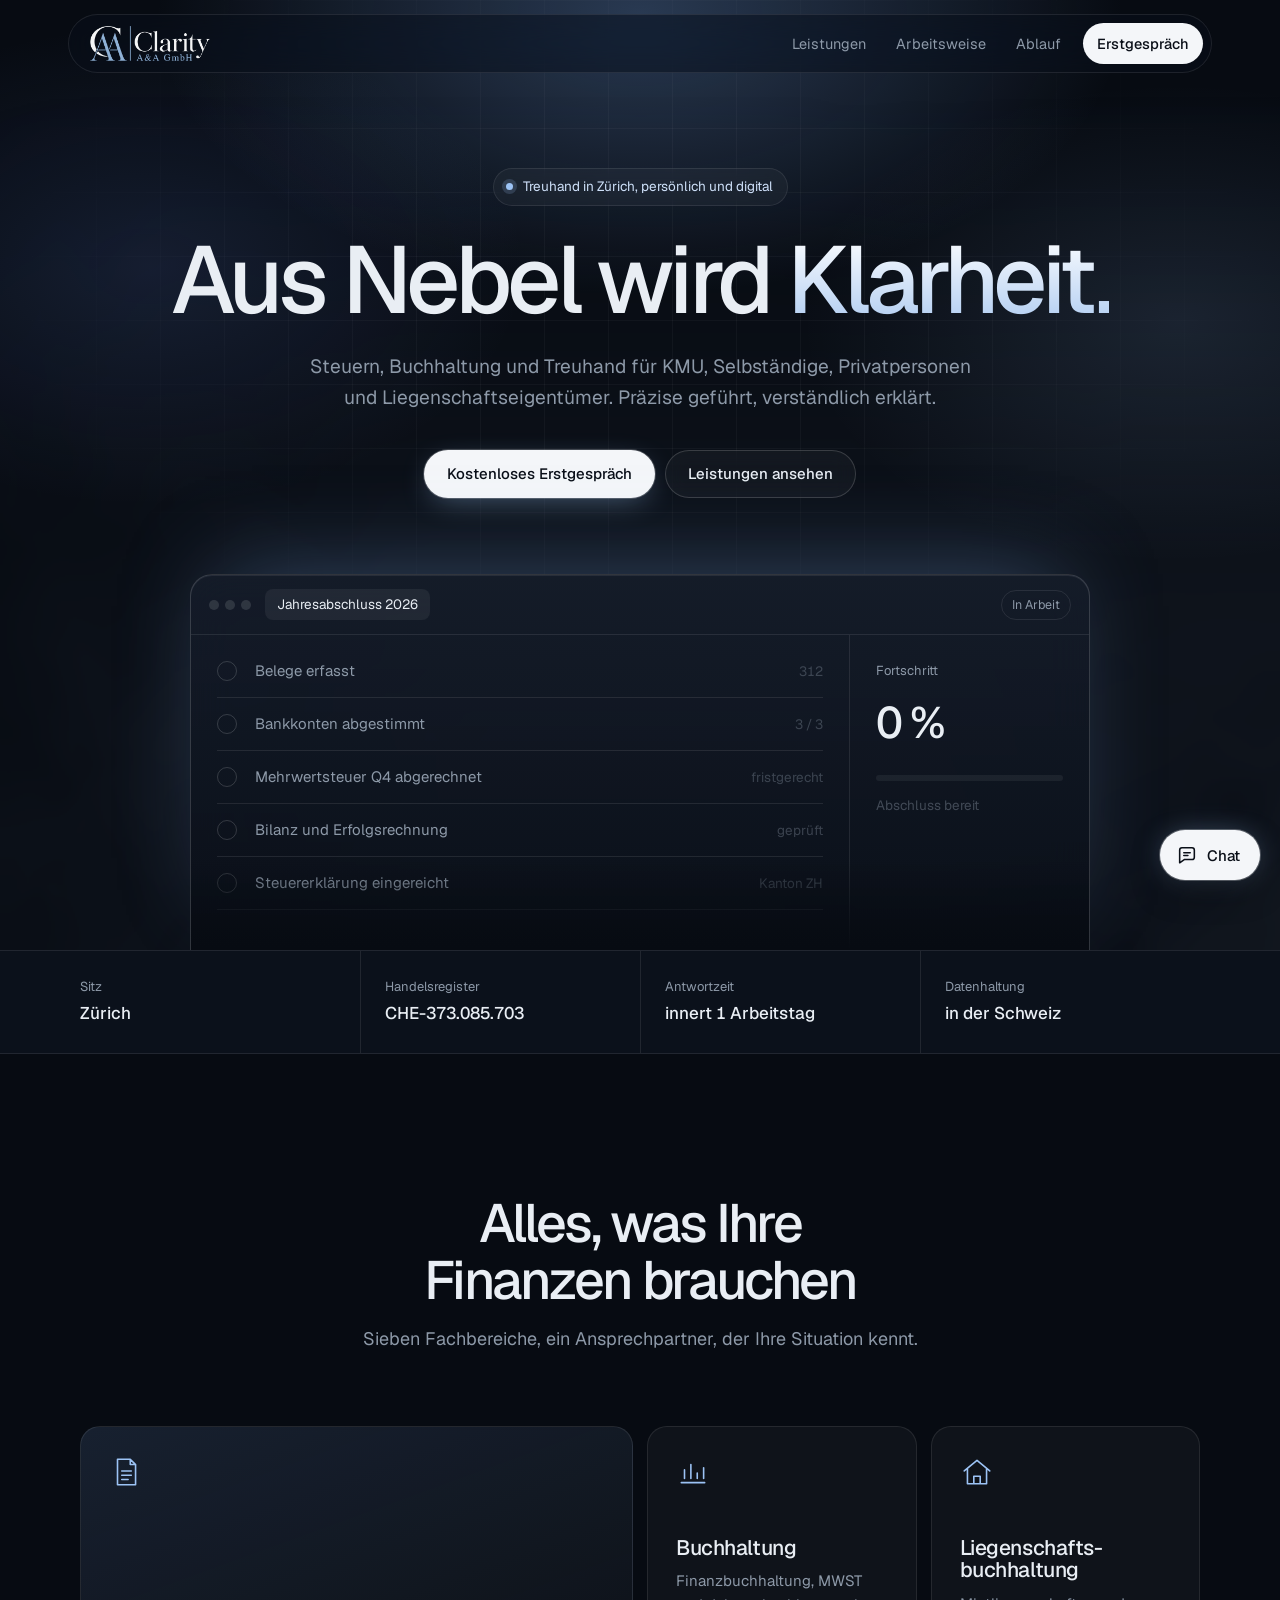
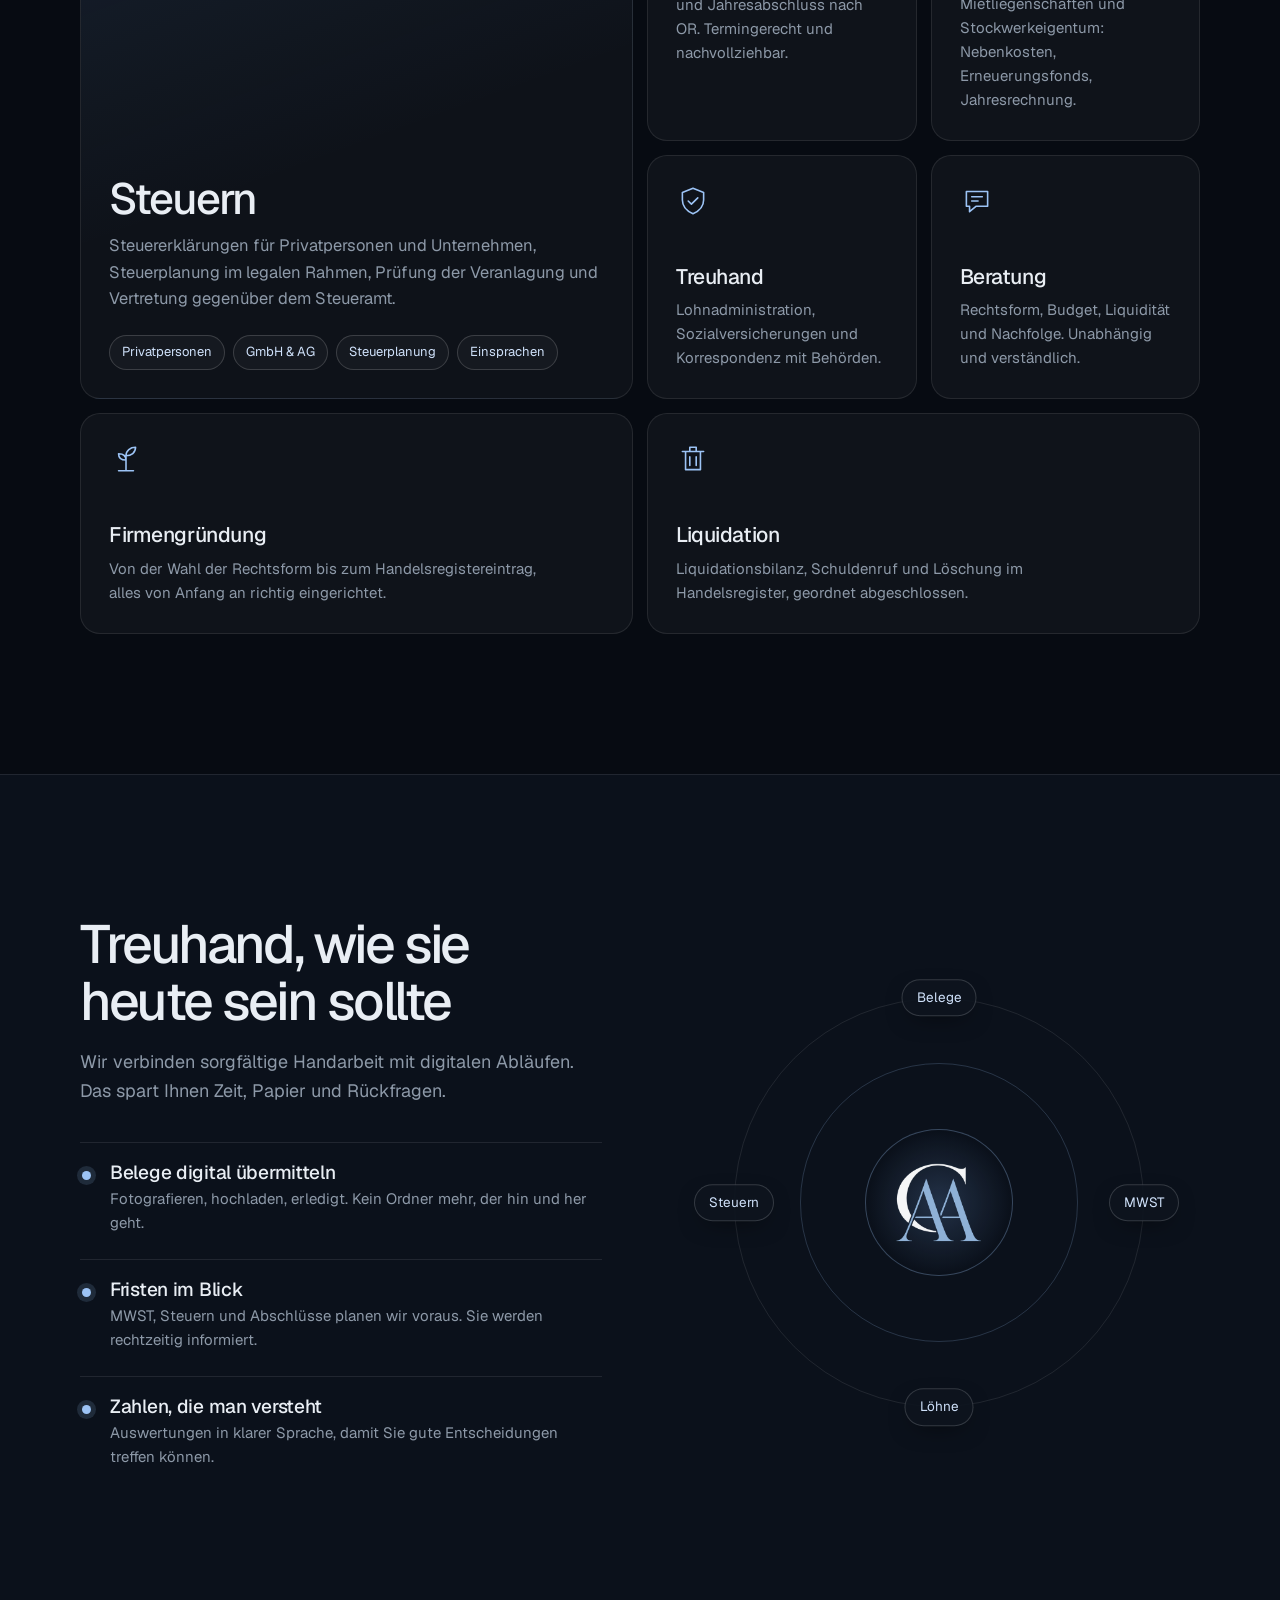
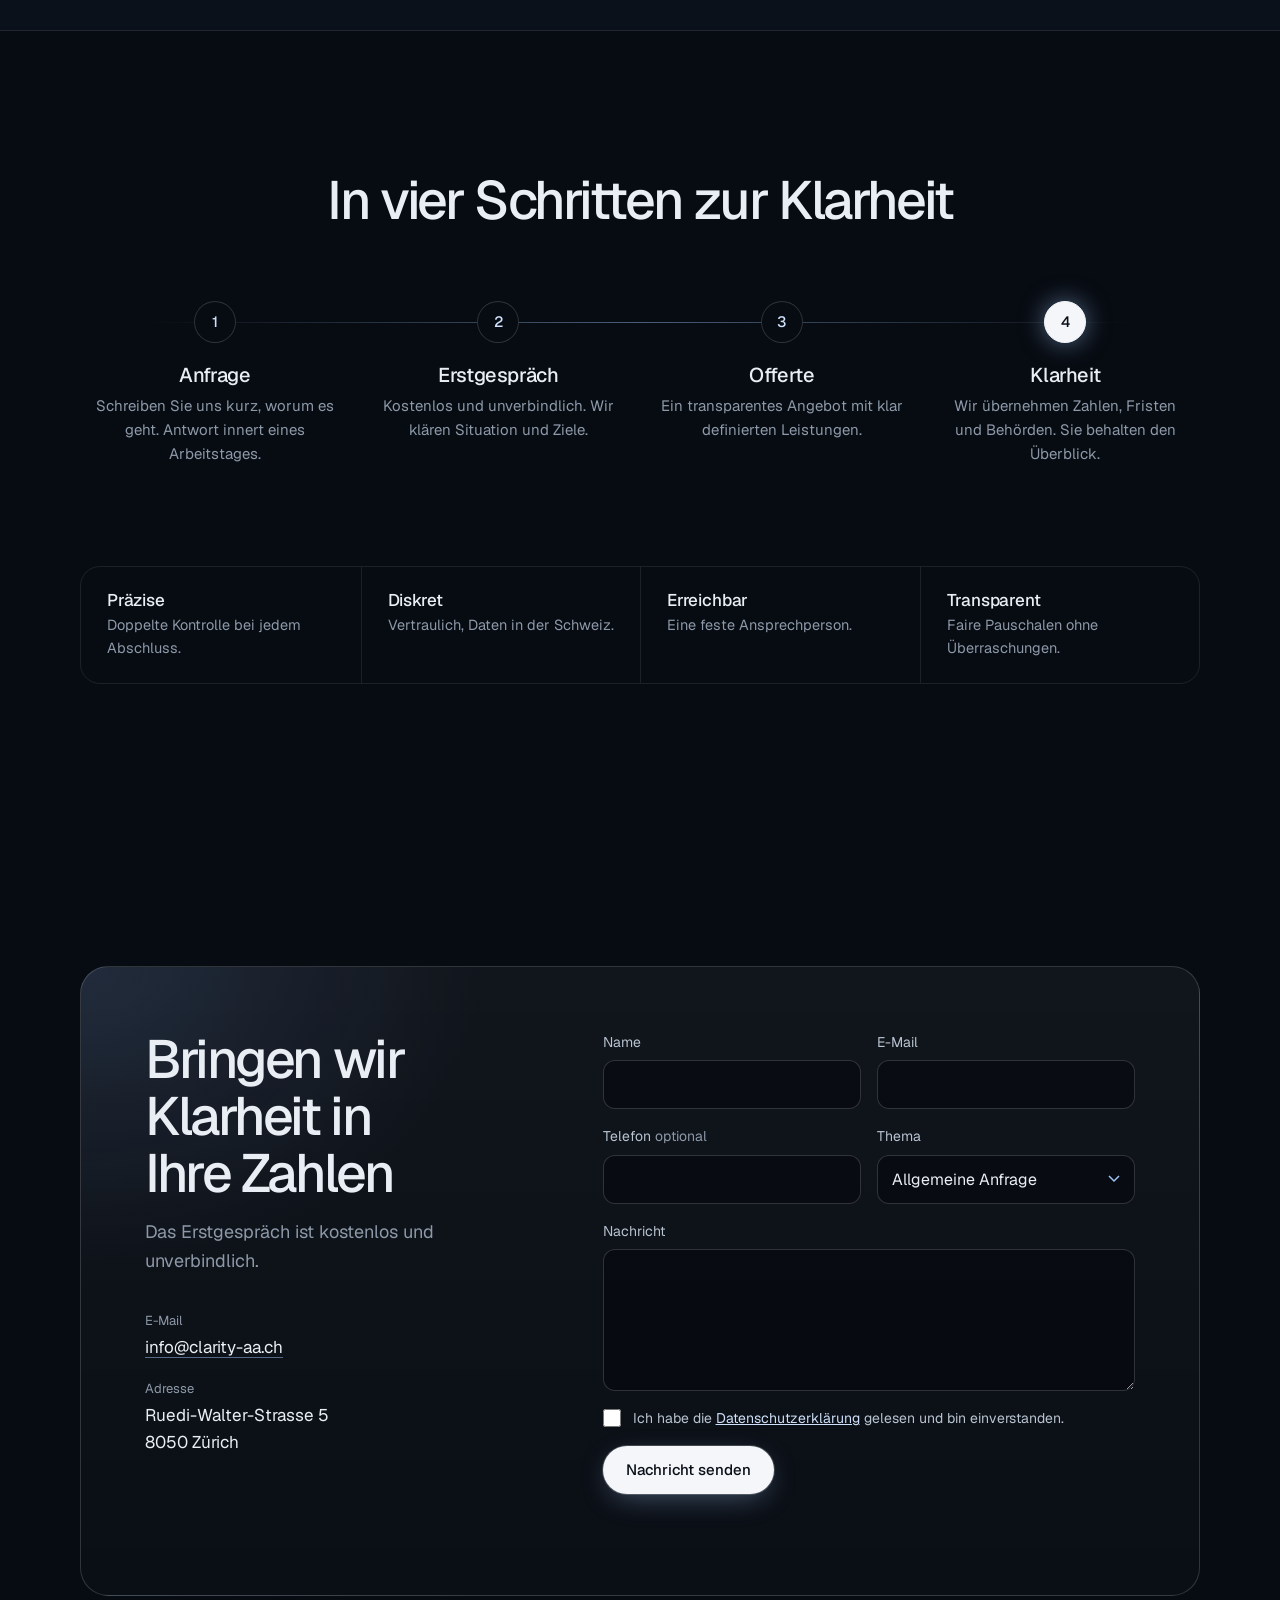
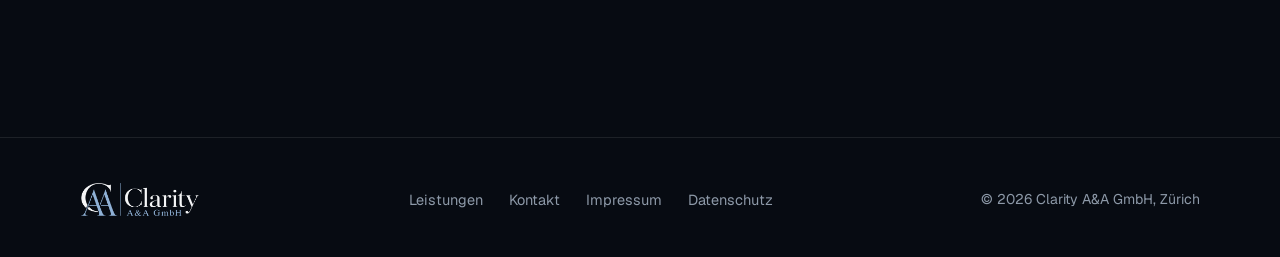
<file: index.html>
<!doctype html>
<html lang="de-CH">
<head>
  <meta charset="utf-8">
  <meta name="viewport" content="width=device-width, initial-scale=1">
  <title>Clarity A&amp;A GmbH – Treuhand, Steuern &amp; Buchhaltung in Zürich</title>
  <meta name="description" content="Clarity A&amp;A GmbH in Zürich: Treuhand, Steuererklärungen, Buchhaltung, Liegenschaftsbuchhaltung, Beratung, Firmengründung und Liquidation. Persönlich betreut, digital organisiert.">
  <meta name="theme-color" content="#070b12">
  <meta property="og:title" content="Clarity A&amp;A GmbH – Treuhand in Zürich">
  <meta property="og:description" content="Aus Nebel wird Klarheit: Treuhand, Steuern und Buchhaltung in Zürich.">
  <meta property="og:type" content="website">
  <meta property="og:image" content="assets/logo-light.png">
  <link rel="icon" type="image/png" href="assets/favicon.png">
  <link rel="apple-touch-icon" href="assets/apple-touch-icon.png">
  <link rel="preload" href="assets/fonts/geist.woff2" as="font" type="font/woff2" crossorigin>
  <script>
    /* Beim Betreten immer ganz oben: bis zur ersten eigenen Eingabe wird jede Verschiebung zurückgesetzt */
    (function(){if('scrollRestoration' in history)history.scrollRestoration='manual';if(location.hash)return;
      var d=document.documentElement,user=false,until=Date.now()+9000;
      function top(){if(user||Date.now()>until)return;if(window.scrollY||window.scrollX){var b=d.style.scrollBehavior;d.style.scrollBehavior='auto';window.scrollTo(0,0);d.style.scrollBehavior=b;}}
      ['wheel','touchstart','keydown','pointerdown','mousedown'].forEach(function(e){addEventListener(e,function(){user=true;},{passive:true,capture:true});});
      addEventListener('scroll',top,{passive:true});addEventListener('DOMContentLoaded',top);addEventListener('load',top);addEventListener('pageshow',top);top();var iv=setInterval(function(){if(user||Date.now()>until)clearInterval(iv);else top();},120);})();
    (function(){var d=document.documentElement;d.classList.add('js');
      try{if(sessionStorage.getItem('clarity-fog')||matchMedia('(prefers-reduced-motion: reduce)').matches)d.classList.add('fog-skip');}catch(e){}})();
  </script>
  <link rel="stylesheet" href="styles.css?v=18">
</head>
<body class="fog-intro">

<!-- Nebel-Intro -->
<div class="fog-blur" aria-hidden="true"></div>
<canvas class="fog-intro-canvas" aria-hidden="true"></canvas>

<header class="site-header">
  <div class="header-bar">
    <a href="#top" class="brand" aria-label="Clarity A&amp;A GmbH – zur Startseite">
      <img src="assets/logo-light.png" alt="Clarity A&amp;A GmbH" width="900" height="269">
    </a>
    <nav id="nav" class="nav">
      <a href="#leistungen">Leistungen</a>
      <a href="#digital">Arbeitsweise</a>
      <a href="#ablauf">Ablauf</a>
      <a href="#kontakt" class="nav-cta">Erstgespräch</a>
    </nav>
    <button class="nav-toggle" aria-expanded="false" aria-controls="nav" aria-label="Menü öffnen"><span></span><span></span></button>
  </div>
</header>

<main id="top">

  <!-- HERO -->
  <section class="hero">
    <div class="hero-glow" aria-hidden="true"></div>
    <div class="hero-grid-lines" aria-hidden="true"></div>
    <canvas class="fog-hero-canvas" aria-hidden="true"></canvas>

    <div class="wrap hero-inner">
      <p class="pill"><span class="pill-dot"></span>Treuhand in Zürich, persönlich und digital</p>
      <h1>Aus Nebel wird <span class="grad">Klarheit.</span></h1>
      <p class="lead">Steuern, Buchhaltung und Treuhand für KMU, Selbständige, Privatpersonen und Liegenschaftseigentümer. Präzise geführt, verständlich erklärt.</p>
      <div class="hero-actions">
        <a href="#kontakt" class="btn btn-light">Kostenloses Erstgespräch</a>
        <a href="#leistungen" class="btn btn-glass">Leistungen ansehen</a>
      </div>

      <!-- Abschluss-Karte als moderne Oberfläche -->
      <div class="ledger" aria-label="Beispiel: Ablauf eines Jahresabschlusses">
        <div class="ledger-bar">
          <span class="dots" aria-hidden="true"><i></i><i></i><i></i></span>
          <span class="ledger-tab">Jahresabschluss 2026</span>
          <span class="ledger-badge">In Arbeit</span>
        </div>
        <div class="ledger-body">
          <ul class="ledger-list">
            <li><span class="tick"></span><span class="li-text">Belege erfasst</span><span class="li-val">312</span></li>
            <li><span class="tick"></span><span class="li-text">Bankkonten abgestimmt</span><span class="li-val">3 / 3</span></li>
            <li><span class="tick"></span><span class="li-text">Mehrwertsteuer Q4 abgerechnet</span><span class="li-val">fristgerecht</span></li>
            <li><span class="tick"></span><span class="li-text">Bilanz und Erfolgsrechnung</span><span class="li-val">geprüft</span></li>
            <li><span class="tick"></span><span class="li-text">Steuererklärung eingereicht</span><span class="li-val">Kanton ZH</span></li>
          </ul>
          <div class="ledger-side">
            <p class="side-label">Fortschritt</p>
            <p class="side-value"><span class="pct">0</span>&nbsp;%</p>
            <div class="bar"><span></span></div>
            <p class="ledger-done">Abschluss bereit</p>
          </div>
        </div>
      </div>
    </div>
  </section>

  <!-- VERTRAUEN -->
  <section class="trust">
    <dl class="wrap trust-row">
      <div><dt>Sitz</dt><dd>Zürich</dd></div>
      <div><dt>Handelsregister</dt><dd>CHE-373.085.703</dd></div>
      <div><dt>Antwortzeit</dt><dd>innert 1 Arbeitstag</dd></div>
      <div><dt>Datenhaltung</dt><dd>in der Schweiz</dd></div>
    </dl>
  </section>

  <!-- LEISTUNGEN -->
  <section class="section" id="leistungen">
    <div class="wrap">
      <div class="section-head">
        <h2>Alles, was Ihre Finanzen brauchen</h2>
        <p>Sieben Fachbereiche, ein Ansprechpartner, der Ihre Situation kennt.</p>
      </div>

      <div class="bento">
        <article class="card card-xl">
          <svg class="icon" viewBox="0 0 32 32" aria-hidden="true"><path d="M8 4h12l5 5v19H8z M20 4v5h5 M12 15h9 M12 19h9 M12 23h6"/></svg>
          <h3>Steuern</h3>
          <p>Steuererklärungen für Privatpersonen und Unternehmen, Steuerplanung im legalen Rahmen, Prüfung der Veranlagung und Vertretung gegenüber dem Steueramt.</p>
          <ul class="chips"><li>Privatpersonen</li><li>GmbH &amp; AG</li><li>Steuerplanung</li><li>Einsprachen</li></ul>
        </article>
        <article class="card">
          <svg class="icon" viewBox="0 0 32 32" aria-hidden="true"><path d="M5 26h22 M8 22v-8 M14 22V9 M20 22v-5 M26 22V12"/></svg>
          <h3>Buchhaltung</h3>
          <p>Finanzbuchhaltung, MWST und Jahresabschluss nach OR. Termingerecht und nachvollziehbar.</p>
        </article>
        <article class="card">
          <svg class="icon" viewBox="0 0 32 32" aria-hidden="true"><path d="M4 15L16 5l12 10 M7 13v14h18V13 M13 27v-7h6v7"/></svg>
          <h3>Liegenschafts&shy;buchhaltung</h3>
          <p>Mietliegenschaften und Stockwerkeigentum: Nebenkosten, Erneuerungsfonds, Jahresrechnung.</p>
        </article>
        <article class="card">
          <svg class="icon" viewBox="0 0 32 32" aria-hidden="true"><path d="M16 4l10 4v7c0 6-4.5 10.5-10 13C10.5 25.5 6 21 6 15V8z M11.5 16l3 3 6-6"/></svg>
          <h3>Treuhand</h3>
          <p>Lohnadministration, Sozialversicherungen und Korrespondenz mit Behörden.</p>
        </article>
        <article class="card">
          <svg class="icon" viewBox="0 0 32 32" aria-hidden="true"><path d="M6 7h20v14H15l-6 5v-5H6z M11 12h10 M11 16h6"/></svg>
          <h3>Beratung</h3>
          <p>Rechtsform, Budget, Liquidität und Nachfolge. Unabhängig und verständlich.</p>
        </article>
        <article class="card card-wide">
          <svg class="icon" viewBox="0 0 32 32" aria-hidden="true"><path d="M16 27V13 M16 13c0-5 4-8 9-8 0 5-4 8-9 8z M16 17c0-4-3-6-7-6 0 4 3 6 7 6z M9 27h14"/></svg>
          <h3>Firmengründung</h3>
          <p>Von der Wahl der Rechtsform bis zum Handelsregistereintrag, alles von Anfang an richtig eingerichtet.</p>
        </article>
        <article class="card card-wide">
          <svg class="icon" viewBox="0 0 32 32" aria-hidden="true"><path d="M6 9h20 M9 9v17h14V9 M13 9V5h6v4 M13 14v8 M19 14v8"/></svg>
          <h3>Liquidation</h3>
          <p>Liquidationsbilanz, Schuldenruf und Löschung im Handelsregister, geordnet abgeschlossen.</p>
        </article>
      </div>
    </div>
  </section>

  <!-- DIGITAL -->
  <section class="section section-alt" id="digital">
    <div class="wrap digital">
      <div class="digital-text">
        <h2>Treuhand, wie sie heute sein sollte</h2>
        <p>Wir verbinden sorgfältige Handarbeit mit digitalen Abläufen. Das spart Ihnen Zeit, Papier und Rückfragen.</p>
        <ul class="features">
          <li>
            <h3>Belege digital übermitteln</h3>
            <p>Fotografieren, hochladen, erledigt. Kein Ordner mehr, der hin und her geht.</p>
          </li>
          <li>
            <h3>Fristen im Blick</h3>
            <p>MWST, Steuern und Abschlüsse planen wir voraus. Sie werden rechtzeitig informiert.</p>
          </li>
          <li>
            <h3>Zahlen, die man versteht</h3>
            <p>Auswertungen in klarer Sprache, damit Sie gute Entscheidungen treffen können.</p>
          </li>
        </ul>
      </div>
      <div class="digital-visual" aria-hidden="true">
        <div class="orbit">
          <div class="orbit-ring r1"></div>
          <div class="orbit-ring r2"></div>
          <div class="orbit-ring r3"></div>
          <img src="assets/favicon-mark.png" alt="" class="orbit-core">
          <span class="orbit-tag t1">Belege</span>
          <span class="orbit-tag t2">MWST</span>
          <span class="orbit-tag t3">Löhne</span>
          <span class="orbit-tag t4">Steuern</span>
        </div>
      </div>
    </div>
  </section>

  <!-- ABLAUF -->
  <section class="section" id="ablauf">
    <div class="wrap">
      <div class="section-head">
        <h2>In vier Schritten zur Klarheit</h2>
      </div>
      <ol class="steps">
        <li><span class="step-no">1</span><h3>Anfrage</h3><p>Schreiben Sie uns kurz, worum es geht. Antwort innert eines Arbeitstages.</p></li>
        <li><span class="step-no">2</span><h3>Erstgespräch</h3><p>Kostenlos und unverbindlich. Wir klären Situation und Ziele.</p></li>
        <li><span class="step-no">3</span><h3>Offerte</h3><p>Ein transparentes Angebot mit klar definierten Leistungen.</p></li>
        <li><span class="step-no">4</span><h3>Klarheit</h3><p>Wir übernehmen Zahlen, Fristen und Behörden. Sie behalten den Überblick.</p></li>
      </ol>

      <div class="principles">
        <div><h3>Präzise</h3><p>Doppelte Kontrolle bei jedem Abschluss.</p></div>
        <div><h3>Diskret</h3><p>Vertraulich, Daten in der Schweiz.</p></div>
        <div><h3>Erreichbar</h3><p>Eine feste Ansprechperson.</p></div>
        <div><h3>Transparent</h3><p>Faire Pauschalen ohne Überraschungen.</p></div>
      </div>
    </div>
  </section>

  <!-- KONTAKT -->
  <section class="section contact" id="kontakt">
    <div class="wrap">
      <div class="contact-card">
        <div class="contact-info">
          <h2>Bringen wir Klarheit in Ihre Zahlen</h2>
          <p>Das Erstgespräch ist kostenlos und unverbindlich.</p>
          <dl class="contact-list">
            <div><dt>E-Mail</dt><dd><a href="mailto:info@clarity-aa.ch">info@clarity-aa.ch</a></dd></div>
            <div><dt>Adresse</dt><dd>Ruedi-Walter-Strasse 5<br>8050 Zürich</dd></div>
          </dl>
        </div>

        <form class="contact-form" action="kontakt.php" method="post">
          <div class="field-row">
            <label><span>Name</span><input type="text" name="name" required autocomplete="name"></label>
            <label><span>E-Mail</span><input type="email" name="email" required autocomplete="email"></label>
          </div>
          <div class="field-row">
            <label><span>Telefon <em>optional</em></span><input type="tel" name="telefon" autocomplete="tel"></label>
            <label><span>Thema</span>
              <select name="thema">
                <option>Allgemeine Anfrage</option>
                <option>Steuern</option>
                <option>Buchhaltung</option>
                <option>Liegenschaftsbuchhaltung</option>
                <option>Treuhand</option>
                <option>Beratung</option>
                <option>Firmengründung</option>
                <option>Liquidation</option>
              </select>
            </label>
          </div>
          <label><span>Nachricht</span><textarea name="nachricht" rows="5" required></textarea></label>
          <label class="hp" aria-hidden="true">Website<input type="text" name="website" tabindex="-1" autocomplete="off"></label>
          <label class="consent"><input type="checkbox" name="datenschutz" required> <span>Ich habe die <a href="datenschutz.html">Datenschutzerklärung</a> gelesen und bin einverstanden.</span></label>
          <button type="submit" class="btn btn-light">Nachricht senden</button>
          <p class="form-status" role="status" aria-live="polite"></p>
        </form>
      </div>
    </div>
  </section>

</main>

<footer class="site-footer">
  <div class="wrap footer-inner">
    <img src="assets/logo-light.png" alt="Clarity A&amp;A GmbH" class="footer-logo" width="900" height="269" loading="lazy">
    <nav class="footer-nav">
      <a href="#leistungen">Leistungen</a>
      <a href="#kontakt">Kontakt</a>
      <a href="impressum.html">Impressum</a>
      <a href="datenschutz.html">Datenschutz</a>
    </nav>
    <p class="copyright">© <span id="year">2026</span> Clarity A&amp;A GmbH, Zürich</p>
  </div>
</footer>

<script src="fog.js?v=18" defer></script>
<script src="chat.js?v=18" defer></script>
<script src="script.js?v=18" defer></script>
</body>
</html>
</file>
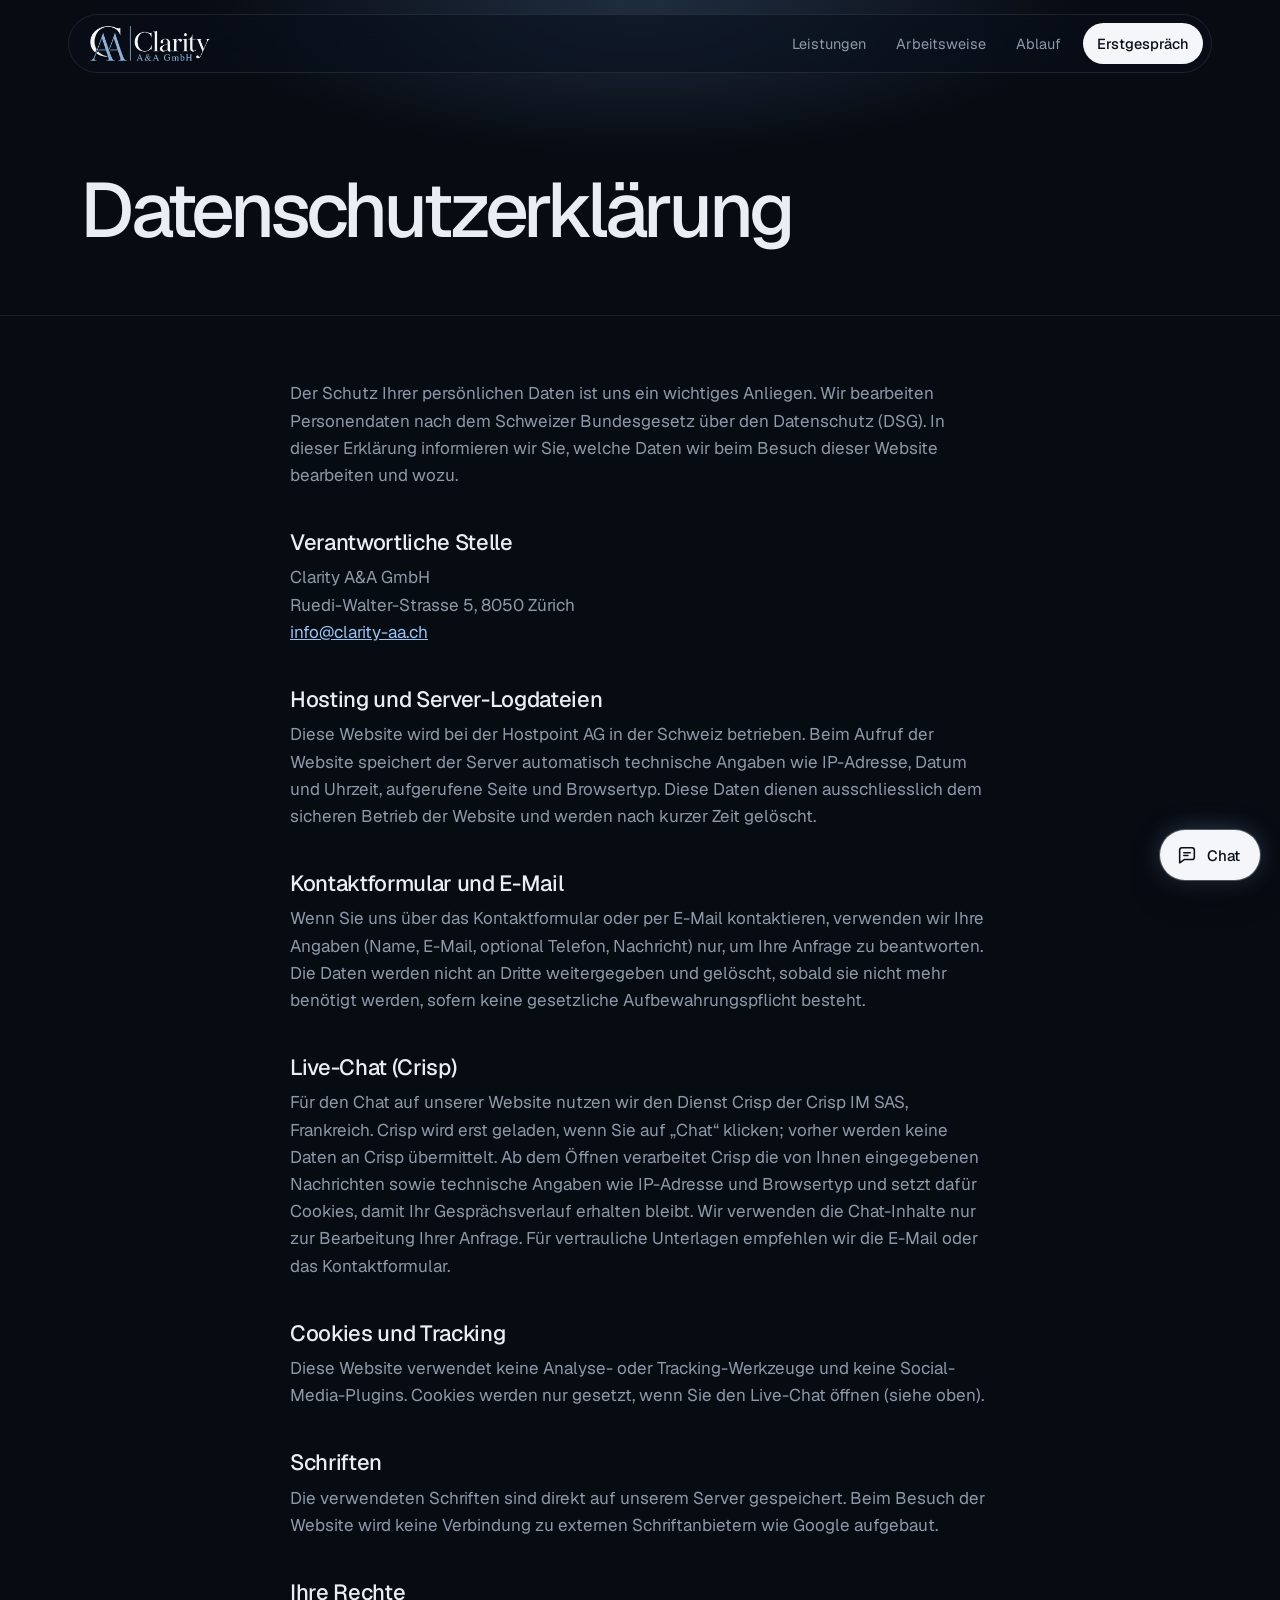
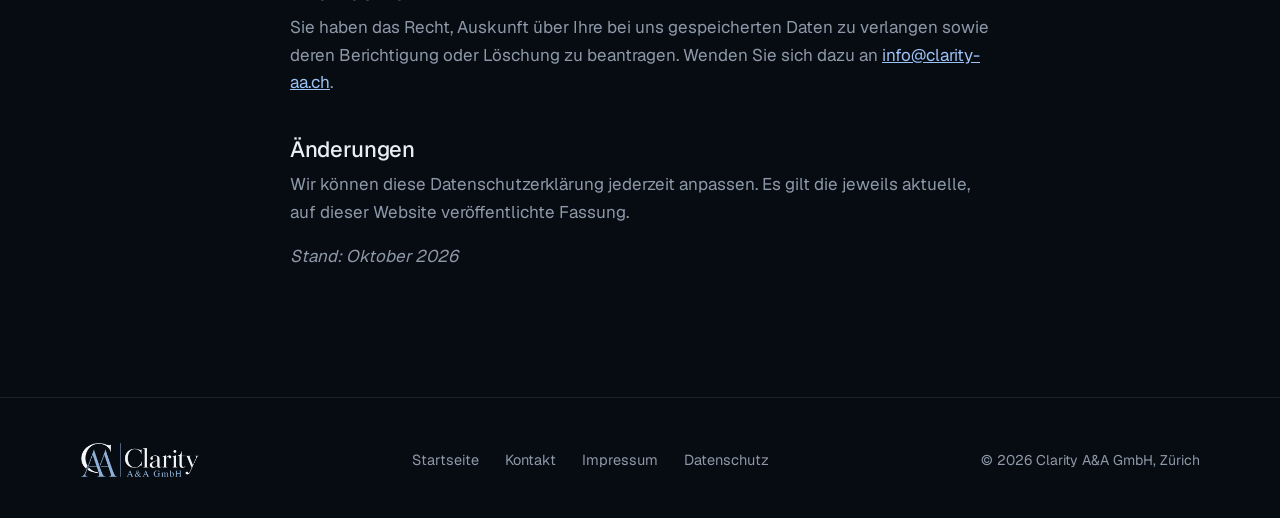
<file: datenschutz.html>
<!doctype html>
<html lang="de-CH">
<head>
  <meta charset="utf-8">
  <meta name="viewport" content="width=device-width, initial-scale=1">
  <title>Datenschutz – Clarity A&amp;A GmbH</title>
  <meta name="robots" content="noindex">
  <link rel="preload" href="assets/fonts/geist.woff2" as="font" type="font/woff2" crossorigin>
  <link rel="icon" type="image/png" href="assets/favicon.png">
  <script>
    (function(){if('scrollRestoration' in history)history.scrollRestoration='manual';if(location.hash)return;
      var d=document.documentElement,user=false,until=Date.now()+9000;
      function top(){if(user||Date.now()>until)return;if(window.scrollY||window.scrollX){var b=d.style.scrollBehavior;d.style.scrollBehavior='auto';window.scrollTo(0,0);d.style.scrollBehavior=b;}}
      ['wheel','touchstart','keydown','pointerdown','mousedown'].forEach(function(e){addEventListener(e,function(){user=true;},{passive:true,capture:true});});
      addEventListener('scroll',top,{passive:true});addEventListener('DOMContentLoaded',top);addEventListener('load',top);addEventListener('pageshow',top);top();var iv=setInterval(function(){if(user||Date.now()>until)clearInterval(iv);else top();},120);})();
  </script>
  <link rel="stylesheet" href="styles.css?v=18">
</head>
<body>

<header class="site-header">
  <div class="header-bar">
    <a href="index.html" class="brand" aria-label="Clarity A&amp;A GmbH – zur Startseite">
      <img src="assets/logo-light.png" alt="Clarity A&amp;A GmbH" width="900" height="269">
    </a>
    <nav id="nav" class="nav">
      <a href="index.html#leistungen">Leistungen</a>
      <a href="index.html#digital">Arbeitsweise</a>
      <a href="index.html#ablauf">Ablauf</a>
      <a href="index.html#kontakt" class="nav-cta">Erstgespräch</a>
    </nav>
    <button class="nav-toggle" aria-expanded="false" aria-controls="nav" aria-label="Menü öffnen"><span></span><span></span></button>
  </div>
</header>

<main>
  <section class="page-hero">
    <div class="wrap">
      <h1>Datenschutzerklärung</h1>
    </div>
  </section>

  <section class="legal">
    <div class="wrap">
      <p>Der Schutz Ihrer persönlichen Daten ist uns ein wichtiges Anliegen. Wir bearbeiten Personendaten nach dem Schweizer Bundesgesetz über den Datenschutz (DSG). In dieser Erklärung informieren wir Sie, welche Daten wir beim Besuch dieser Website bearbeiten und wozu.</p>

      <h2>Verantwortliche Stelle</h2>
      <p>
        Clarity A&amp;A GmbH<br>
        Ruedi-Walter-Strasse 5, 8050 Zürich<br>
        <a href="mailto:info@clarity-aa.ch">info@clarity-aa.ch</a>
      </p>

      <h2>Hosting und Server-Logdateien</h2>
      <p>Diese Website wird bei der Hostpoint AG in der Schweiz betrieben. Beim Aufruf der Website speichert der Server automatisch technische Angaben wie IP-Adresse, Datum und Uhrzeit, aufgerufene Seite und Browsertyp. Diese Daten dienen ausschliesslich dem sicheren Betrieb der Website und werden nach kurzer Zeit gelöscht.</p>

      <h2>Kontaktformular und E-Mail</h2>
      <p>Wenn Sie uns über das Kontaktformular oder per E-Mail kontaktieren, verwenden wir Ihre Angaben (Name, E-Mail, optional Telefon, Nachricht) nur, um Ihre Anfrage zu beantworten. Die Daten werden nicht an Dritte weitergegeben und gelöscht, sobald sie nicht mehr benötigt werden, sofern keine gesetzliche Aufbewahrungspflicht besteht.</p>

      <h2>Live-Chat (Crisp)</h2>
      <p>Für den Chat auf unserer Website nutzen wir den Dienst Crisp der Crisp IM SAS, Frankreich. Crisp wird erst geladen, wenn Sie auf „Chat“ klicken; vorher werden keine Daten an Crisp übermittelt. Ab dem Öffnen verarbeitet Crisp die von Ihnen eingegebenen Nachrichten sowie technische Angaben wie IP-Adresse und Browsertyp und setzt dafür Cookies, damit Ihr Gesprächsverlauf erhalten bleibt. Wir verwenden die Chat-Inhalte nur zur Bearbeitung Ihrer Anfrage. Für vertrauliche Unterlagen empfehlen wir die E-Mail oder das Kontaktformular.</p>


      <h2>Cookies und Tracking</h2>
      <p>Diese Website verwendet keine Analyse- oder Tracking-Werkzeuge und keine Social-Media-Plugins. Cookies werden nur gesetzt, wenn Sie den Live-Chat öffnen (siehe oben).</p>

      <h2>Schriften</h2>
      <p>Die verwendeten Schriften sind direkt auf unserem Server gespeichert. Beim Besuch der Website wird keine Verbindung zu externen Schriftanbietern wie Google aufgebaut.</p>

      <h2>Ihre Rechte</h2>
      <p>Sie haben das Recht, Auskunft über Ihre bei uns gespeicherten Daten zu verlangen sowie deren Berichtigung oder Löschung zu beantragen. Wenden Sie sich dazu an <a href="mailto:info@clarity-aa.ch">info@clarity-aa.ch</a>.</p>

      <h2>Änderungen</h2>
      <p>Wir können diese Datenschutzerklärung jederzeit anpassen. Es gilt die jeweils aktuelle, auf dieser Website veröffentlichte Fassung.</p>
      <p><em>Stand: Oktober 2026</em></p>
    </div>
  </section>
</main>

<footer class="site-footer">
  <div class="wrap footer-inner">
    <img src="assets/logo-light.png" alt="Clarity A&amp;A GmbH" class="footer-logo" width="900" height="269" loading="lazy">
    <nav class="footer-nav">
      <a href="index.html">Startseite</a>
      <a href="index.html#kontakt">Kontakt</a>
      <a href="impressum.html">Impressum</a>
      <a href="datenschutz.html">Datenschutz</a>
    </nav>
    <p class="copyright">© <span id="year">2026</span> Clarity A&amp;A GmbH, Zürich</p>
  </div>
</footer>
<script src="chat.js?v=18" defer></script>
<script src="script.js?v=18" defer></script>
</body>
</html>
</file>
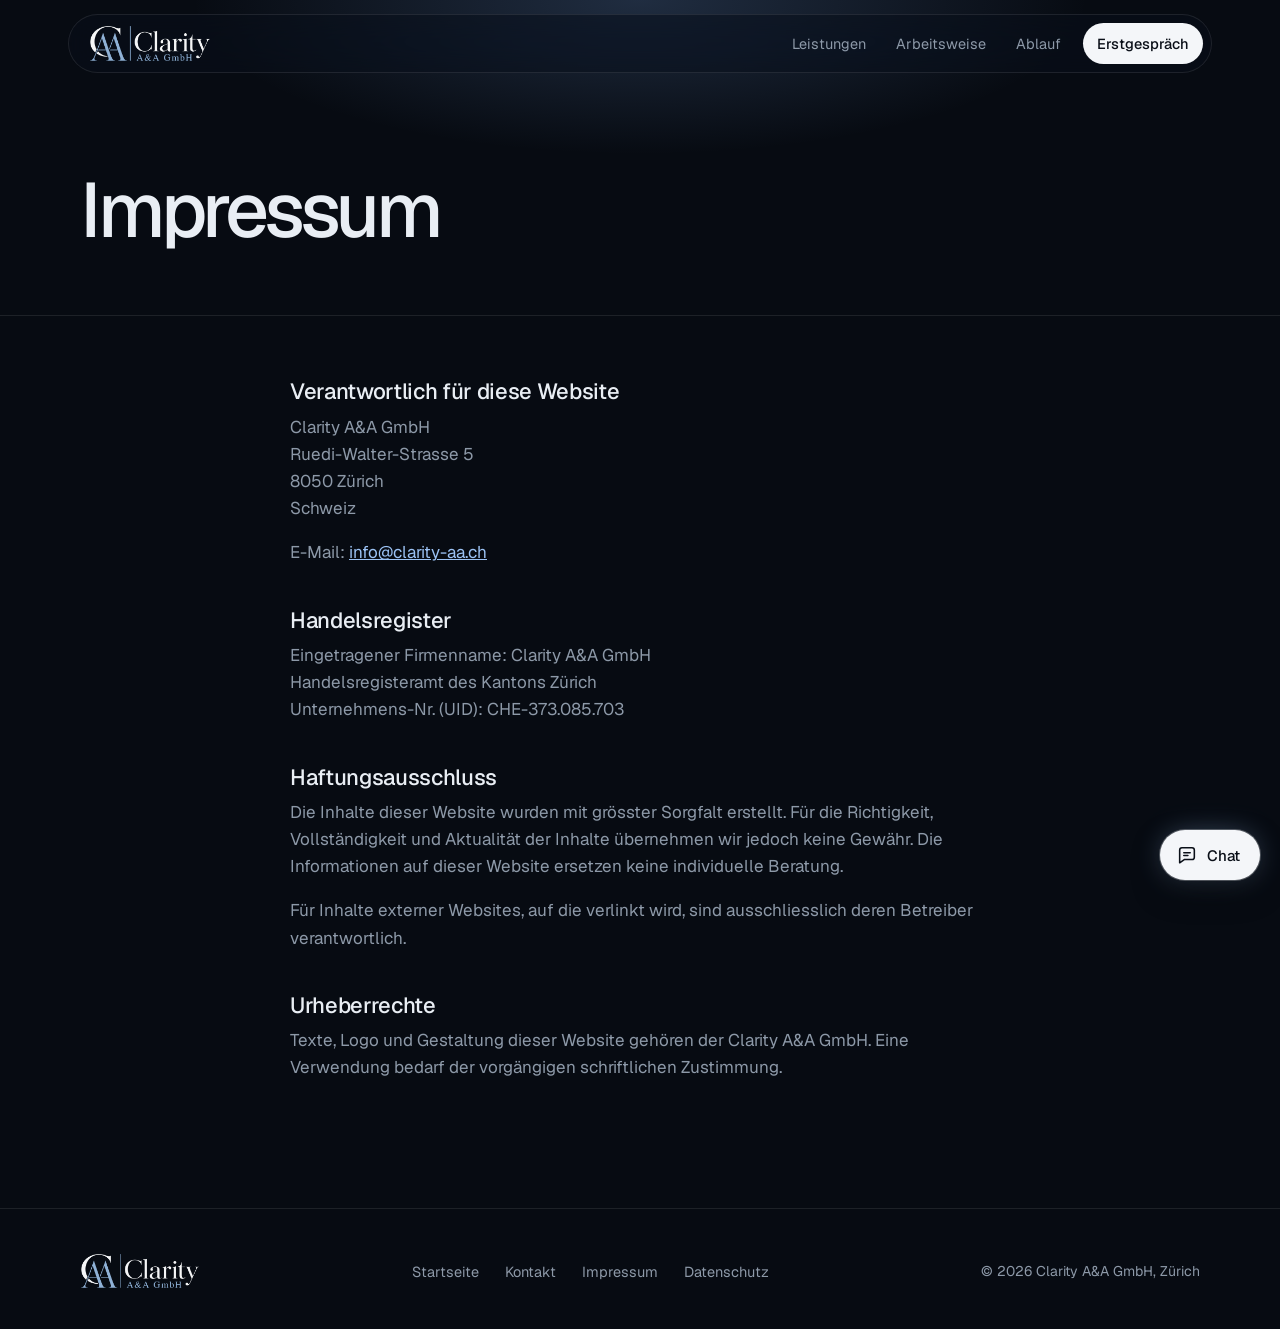
<file: impressum.html>
<!doctype html>
<html lang="de-CH">
<head>
  <meta charset="utf-8">
  <meta name="viewport" content="width=device-width, initial-scale=1">
  <title>Impressum – Clarity A&amp;A GmbH</title>
  <meta name="robots" content="noindex">
  <link rel="preload" href="assets/fonts/geist.woff2" as="font" type="font/woff2" crossorigin>
  <link rel="icon" type="image/png" href="assets/favicon.png">
  <script>
    (function(){if('scrollRestoration' in history)history.scrollRestoration='manual';if(location.hash)return;
      var d=document.documentElement,user=false,until=Date.now()+9000;
      function top(){if(user||Date.now()>until)return;if(window.scrollY||window.scrollX){var b=d.style.scrollBehavior;d.style.scrollBehavior='auto';window.scrollTo(0,0);d.style.scrollBehavior=b;}}
      ['wheel','touchstart','keydown','pointerdown','mousedown'].forEach(function(e){addEventListener(e,function(){user=true;},{passive:true,capture:true});});
      addEventListener('scroll',top,{passive:true});addEventListener('DOMContentLoaded',top);addEventListener('load',top);addEventListener('pageshow',top);top();var iv=setInterval(function(){if(user||Date.now()>until)clearInterval(iv);else top();},120);})();
  </script>
  <link rel="stylesheet" href="styles.css?v=18">
</head>
<body>

<header class="site-header">
  <div class="header-bar">
    <a href="index.html" class="brand" aria-label="Clarity A&amp;A GmbH – zur Startseite">
      <img src="assets/logo-light.png" alt="Clarity A&amp;A GmbH" width="900" height="269">
    </a>
    <nav id="nav" class="nav">
      <a href="index.html#leistungen">Leistungen</a>
      <a href="index.html#digital">Arbeitsweise</a>
      <a href="index.html#ablauf">Ablauf</a>
      <a href="index.html#kontakt" class="nav-cta">Erstgespräch</a>
    </nav>
    <button class="nav-toggle" aria-expanded="false" aria-controls="nav" aria-label="Menü öffnen"><span></span><span></span></button>
  </div>
</header>

<main>
  <section class="page-hero">
    <div class="wrap">
      <h1>Impressum</h1>
    </div>
  </section>

  <section class="legal">
    <div class="wrap">
      <h2>Verantwortlich für diese Website</h2>
      <p>
        Clarity A&amp;A GmbH<br>
        Ruedi-Walter-Strasse 5<br>
        8050 Zürich<br>
        Schweiz
      </p>
      <p>E-Mail: <a href="mailto:info@clarity-aa.ch">info@clarity-aa.ch</a></p>


      <h2>Handelsregister</h2>
      <p>
        Eingetragener Firmenname: Clarity A&amp;A GmbH<br>
        Handelsregisteramt des Kantons Zürich<br>
        Unternehmens-Nr. (UID): CHE-373.085.703
      </p>

      <h2>Haftungsausschluss</h2>
      <p>Die Inhalte dieser Website wurden mit grösster Sorgfalt erstellt. Für die Richtigkeit, Vollständigkeit und Aktualität der Inhalte übernehmen wir jedoch keine Gewähr. Die Informationen auf dieser Website ersetzen keine individuelle Beratung.</p>
      <p>Für Inhalte externer Websites, auf die verlinkt wird, sind ausschliesslich deren Betreiber verantwortlich.</p>

      <h2>Urheberrechte</h2>
      <p>Texte, Logo und Gestaltung dieser Website gehören der Clarity A&amp;A GmbH. Eine Verwendung bedarf der vorgängigen schriftlichen Zustimmung.</p>
    </div>
  </section>
</main>

<footer class="site-footer">
  <div class="wrap footer-inner">
    <img src="assets/logo-light.png" alt="Clarity A&amp;A GmbH" class="footer-logo" width="900" height="269" loading="lazy">
    <nav class="footer-nav">
      <a href="index.html">Startseite</a>
      <a href="index.html#kontakt">Kontakt</a>
      <a href="impressum.html">Impressum</a>
      <a href="datenschutz.html">Datenschutz</a>
    </nav>
    <p class="copyright">© <span id="year">2026</span> Clarity A&amp;A GmbH, Zürich</p>
  </div>
</footer>
<script src="chat.js?v=18" defer></script>
<script src="script.js?v=18" defer></script>
</body>
</html>
</file>
<file: styles.css>
/* ============ Clarity A&A GmbH ============ */

@font-face {
  font-family: "Geist";
  src: url("assets/fonts/geist.woff2") format("woff2-variations"), url("assets/fonts/geist.woff2") format("woff2");
  font-weight: 100 900; font-display: swap;
}

:root {
  --bg: #070b12;
  --bg-2: #0b111b;
  --glass: rgba(255, 255, 255, .035);
  --glass-2: rgba(255, 255, 255, .06);
  --border: rgba(255, 255, 255, .09);
  --border-2: rgba(255, 255, 255, .16);
  --text: #e9eef4;
  --muted: #8d99a8;
  --ice: #9cc3f5;
  --ice-2: #cfe1fa;
  --pearl: #f4f6f9;

  --font: "Geist", system-ui, -apple-system, "Segoe UI", Roboto, sans-serif;
  --wrap: 1200px;
  --gutter: clamp(18px, 4vw, 40px);
  --r: 20px;
  --ease: cubic-bezier(.2,.7,.2,1);
}

*, *::before, *::after { box-sizing: border-box; }
html { scroll-behavior: smooth; -webkit-text-size-adjust: 100%; scroll-padding-top: 96px; background: var(--bg); }
body {
  margin: 0; font-family: var(--font); font-size: 17px; line-height: 1.6;
  color: var(--text); background: var(--bg);
  -webkit-font-smoothing: antialiased; overflow-x: hidden;
}
img { max-width: 100%; height: auto; display: block; }
a { color: inherit; }
h1, h2, h3 { margin: 0; font-weight: 500; letter-spacing: -0.035em; line-height: 1.06; }
p { margin: 0 0 1em; }
::selection { background: var(--ice); color: var(--bg); }
:focus-visible { outline: 2px solid var(--ice); outline-offset: 3px; border-radius: 6px; }
.wrap { max-width: var(--wrap); margin: 0 auto; padding: 0 var(--gutter); }

/* ---------- Buttons ---------- */
.btn {
  display: inline-flex; align-items: center; justify-content: center;
  min-height: 48px; padding: 0 22px;
  font: 500 15px/1 var(--font); text-decoration: none; white-space: nowrap;
  border: 1px solid transparent; border-radius: 999px; cursor: pointer;
  transition: background .25s, border-color .25s, color .25s, box-shadow .25s;
}
.btn-light { background: var(--pearl); color: #0a0f18; box-shadow: 0 0 0 1px rgba(255,255,255,.2), 0 8px 30px -8px rgba(156,195,245,.45); }
.btn-light:hover { background: #fff; box-shadow: 0 0 0 1px rgba(255,255,255,.4), 0 10px 40px -6px rgba(156,195,245,.65); }
.btn-glass { background: var(--glass); border-color: var(--border-2); color: var(--text); -webkit-backdrop-filter: blur(10px); backdrop-filter: blur(10px); }
.btn-glass:hover { background: var(--glass-2); border-color: rgba(255,255,255,.28); }

/* ---------- Header ---------- */
.site-header { position: fixed; top: 14px; left: 0; right: 0; z-index: 50; padding: 0 var(--gutter); pointer-events: none; }
.header-bar {
  pointer-events: auto; max-width: calc(var(--wrap) - 2 * var(--gutter) + 24px); margin: 0 auto;
  display: flex; align-items: center; justify-content: space-between; gap: 24px;
  padding: 8px 8px 8px 20px; border-radius: 999px;
  background: rgba(10, 15, 24, .55); border: 1px solid var(--border);
  -webkit-backdrop-filter: blur(18px) saturate(1.4); backdrop-filter: blur(18px) saturate(1.4);
}
.brand { display: block; width: 122px; flex-shrink: 0; }
.nav { display: flex; align-items: center; gap: 2px; }
.nav a { font-size: 14.5px; color: var(--muted); text-decoration: none; padding: 9px 14px; border-radius: 999px; transition: color .2s, background .2s; }
.nav a:hover { color: var(--text); background: var(--glass-2); }
.nav .nav-cta { background: var(--pearl); color: #0a0f18; font-weight: 500; margin-left: 6px; }
.nav .nav-cta:hover { background: #fff; color: #0a0f18; }
.nav-toggle { display: none; width: 42px; height: 42px; border-radius: 50%; border: 0; background: var(--glass-2); cursor: pointer; padding: 0 12px; position: relative; z-index: 60; }
.nav-toggle span { display: block; height: 1.5px; background: var(--text); margin: 6px 0; transition: transform .3s var(--ease); }

/* ---------- Hero ---------- */
.hero { position: relative; overflow: hidden; padding: 168px 0 0; isolation: isolate; }
.hero-glow {
  position: absolute; inset: -20% -10% auto; height: 120%; z-index: -2; pointer-events: none;
  background:
    radial-gradient(ellipse 45% 35% at 50% 18%, rgba(120,165,230,.30), transparent 70%),
    radial-gradient(ellipse 35% 30% at 18% 40%, rgba(90,120,200,.16), transparent 70%),
    radial-gradient(ellipse 35% 30% at 85% 45%, rgba(150,190,240,.12), transparent 70%);
}
.hero-grid-lines {
  position: absolute; inset: 0; z-index: -2; pointer-events: none;
  background-image: linear-gradient(rgba(255,255,255,.035) 1px, transparent 1px), linear-gradient(90deg, rgba(255,255,255,.035) 1px, transparent 1px);
  background-size: 64px 64px; background-position: center top;
  -webkit-mask-image: radial-gradient(ellipse 70% 60% at 50% 30%, #000 30%, transparent 75%);
  mask-image: radial-gradient(ellipse 70% 60% at 50% 30%, #000 30%, transparent 75%);
}
.fog-hero-canvas { position: absolute; inset: 0; width: 100%; height: 100%; pointer-events: none; z-index: -1; }
.hero-inner { text-align: center; display: flex; flex-direction: column; align-items: center; }
.pill {
  display: inline-flex; align-items: center; gap: 10px; margin: 0 0 28px;
  padding: 7px 14px 7px 12px; border-radius: 999px; font-size: 13.5px; color: var(--ice-2);
  background: var(--glass); border: 1px solid var(--border);
  -webkit-backdrop-filter: blur(8px); backdrop-filter: blur(8px);
}
.pill-dot { width: 7px; height: 7px; border-radius: 50%; background: var(--ice); box-shadow: 0 0 0 4px rgba(156,195,245,.18); }
.hero h1 { font-size: clamp(46px, 7.4vw, 104px); letter-spacing: -0.055em; line-height: .98; margin-bottom: 26px; text-wrap: balance; }
.grad {
  background: linear-gradient(180deg, #ffffff 10%, #a9c8f0 95%);
  -webkit-background-clip: text; background-clip: text; color: transparent;
}
.lead { font-size: clamp(17px, 1.5vw, 20px); color: var(--muted); max-width: 36em; margin-bottom: 36px; text-wrap: pretty; }
.hero-actions { display: flex; flex-wrap: wrap; gap: 10px; justify-content: center; }

/* Abschluss-Karte */
.ledger {
  position: relative; width: 100%; max-width: 900px; margin-top: 76px; text-align: left;
  border-radius: 22px 22px 0 0; border: 1px solid var(--border-2); border-bottom: 0;
  background: linear-gradient(180deg, rgba(22,30,44,.82), rgba(10,15,24,.92));
  -webkit-backdrop-filter: blur(20px); backdrop-filter: blur(20px);
  box-shadow: 0 -30px 90px -30px rgba(120,165,230,.35), inset 0 1px 0 rgba(255,255,255,.08);
}
.ledger::after { content: ""; position: absolute; left: 0; right: 0; bottom: 0; height: 90px; background: linear-gradient(transparent, var(--bg)); pointer-events: none; }
.ledger-bar { display: flex; align-items: center; gap: 14px; padding: 14px 18px; border-bottom: 1px solid var(--border); }
.dots { display: flex; gap: 6px; }
.dots i { width: 10px; height: 10px; border-radius: 50%; background: rgba(255,255,255,.12); }
.ledger-tab { font-size: 13.5px; color: var(--text); padding: 5px 12px; border-radius: 8px; background: var(--glass-2); }
.ledger-badge { margin-left: auto; font-size: 12.5px; padding: 4px 10px; border-radius: 999px; color: var(--muted); border: 1px solid var(--border); transition: color .4s, border-color .4s, background .4s; }
.ledger.done .ledger-badge { color: #0a0f18; background: var(--ice-2); border-color: var(--ice-2); }
.ledger-body { display: grid; grid-template-columns: 1fr 240px; }
.ledger-list { list-style: none; margin: 0; padding: 10px 26px 40px; }
.ledger-list li { display: grid; grid-template-columns: 26px 1fr auto; align-items: center; gap: 12px; padding: 14px 0; border-bottom: 1px solid var(--border); font-size: 15px; }
.li-text { color: var(--muted); transition: color .4s; }
.li-val { font-size: 13.5px; color: var(--muted); opacity: .35; font-variant-numeric: tabular-nums; transition: opacity .4s; }
.tick { width: 20px; height: 20px; border-radius: 50%; border: 1.5px solid var(--border-2); position: relative; transition: background .35s, border-color .35s, box-shadow .35s; }
.tick::after { content: ""; position: absolute; left: 6px; top: 3px; width: 5px; height: 9px; border: solid #0a0f18; border-width: 0 2px 2px 0; transform: rotate(45deg) scale(0); transition: transform .35s var(--ease); }
.ledger-list li.on .tick { background: var(--ice); border-color: var(--ice); box-shadow: 0 0 12px rgba(156,195,245,.6); }
.ledger-list li.on .tick::after { transform: rotate(45deg) scale(1); }
.ledger-list li.on .li-text { color: var(--text); }
.ledger-list li.on .li-val { opacity: 1; }
.ledger-side { border-left: 1px solid var(--border); padding: 26px; }
.side-label { font-size: 13px; color: var(--muted); margin: 0 0 6px; }
.side-value { font-size: 44px; font-weight: 500; letter-spacing: -0.04em; margin: 0 0 16px; font-variant-numeric: tabular-nums; }
.bar { height: 6px; border-radius: 999px; background: var(--glass-2); overflow: hidden; }
.bar span { display: block; height: 100%; width: 0; border-radius: inherit; background: linear-gradient(90deg, #6f9fe0, var(--ice-2)); transition: width .6s var(--ease); }
.ledger-done { margin: 14px 0 0; font-size: 13.5px; color: var(--muted); opacity: .4; transition: opacity .4s, color .4s; }
.ledger.done .ledger-done { opacity: 1; color: var(--ice-2); }

/* ---------- Vertrauen ---------- */
.trust { border-top: 1px solid var(--border); border-bottom: 1px solid var(--border); background: var(--bg-2); }
.trust-row { display: grid; grid-template-columns: repeat(4, 1fr); margin: 0 auto; }
.trust-row > div { padding: 26px 0 26px 24px; border-left: 1px solid var(--border); }
.trust-row > div:first-child { border-left: 0; padding-left: 0; }
.trust-row dt { font-size: 13px; color: var(--muted); margin-bottom: 2px; }
.trust-row dd { margin: 0; font-size: 17px; font-weight: 500; font-variant-numeric: tabular-nums; }

/* ---------- Abschnitte ---------- */
.section { padding: clamp(90px, 11vw, 150px) 0; position: relative; }
.section-alt { background: var(--bg-2); border-top: 1px solid var(--border); border-bottom: 1px solid var(--border); }
.section-head { text-align: center; max-width: 680px; margin: 0 auto clamp(48px, 6vw, 72px); }
.section-head h2, .digital-text h2, .contact h2 { font-size: clamp(34px, 4.2vw, 58px); letter-spacing: -0.045em; text-wrap: balance; }
.section-head h2 { margin-bottom: 16px; }
.section-head p { color: var(--muted); margin: 0; font-size: 18px; }

/* Leistungen: Bento mit Lichtkegel */
.bento { display: grid; grid-template-columns: repeat(4, 1fr); gap: 14px; }
.card {
  --mx: 50%; --my: 50%;
  position: relative; overflow: hidden;
  padding: 28px; border-radius: var(--r);
  background: var(--glass); border: 1px solid var(--border);
  transition: border-color .3s, transform .3s var(--ease);
}
.card::before {
  content: ""; position: absolute; inset: 0; pointer-events: none; opacity: 0; transition: opacity .3s;
  background: radial-gradient(420px circle at var(--mx) var(--my), rgba(156,195,245,.12), transparent 60%);
}
.card:hover { border-color: var(--border-2); }
.card:hover::before { opacity: 1; }
.card > * { position: relative; }
.icon { width: 34px; height: 34px; fill: none; stroke: var(--ice); stroke-width: 1.5; stroke-linecap: round; stroke-linejoin: round; }
.card h3 { font-size: 21px; letter-spacing: -0.02em; margin: 40px 0 10px; }
.card p { font-size: 15px; color: var(--muted); margin: 0; }
.card-wide { grid-column: span 2; }
.card-wide p { max-width: 30em; }
.card h3 { hyphens: manual; }
.card-xl { grid-column: span 2; grid-row: span 2; display: flex; flex-direction: column; background: linear-gradient(160deg, rgba(120,165,230,.14), rgba(255,255,255,.03) 55%); }
.card-xl h3 { font-size: clamp(32px, 3.4vw, 46px); margin-top: auto; padding-top: 100px; letter-spacing: -0.045em; }
.card-xl p { font-size: 16.5px; max-width: 30em; }
.chips { list-style: none; margin: 24px 0 0; padding: 0; display: flex; flex-wrap: wrap; gap: 8px; }
.chips li { font-size: 13px; padding: 6px 12px; border-radius: 999px; border: 1px solid var(--border-2); color: var(--ice-2); background: rgba(255,255,255,.03); }

/* Digital */
.digital { display: grid; grid-template-columns: 1fr 1fr; gap: clamp(40px, 6vw, 90px); align-items: center; }
.digital-text h2 { margin-bottom: 18px; }
.digital-text > p { color: var(--muted); font-size: 18px; max-width: 30em; margin-bottom: 36px; }
.features { list-style: none; margin: 0; padding: 0; display: grid; gap: 4px; }
.features li { padding: 20px 0 20px 30px; border-top: 1px solid var(--border); position: relative; }
.features li::before { content: ""; position: absolute; left: 2px; top: 28px; width: 9px; height: 9px; border-radius: 50%; background: var(--ice); box-shadow: 0 0 0 5px rgba(156,195,245,.14); }
.features h3 { font-size: 19px; letter-spacing: -0.015em; margin-bottom: 4px; }
.features p { color: var(--muted); font-size: 15px; margin: 0; }

.digital-visual { display: grid; place-items: center; padding: 24px 56px; min-width: 0; }
.orbit { position: relative; width: min(100%, 460px); aspect-ratio: 1; }
.orbit-ring { position: absolute; border-radius: 50%; border: 1px solid var(--border); inset: 0; }
.orbit-ring.r2 { inset: 16%; border-color: rgba(156,195,245,.2); }
.orbit-ring.r3 { inset: 32%; background: radial-gradient(circle, rgba(120,165,230,.22), transparent 70%); border-color: rgba(156,195,245,.3); }
.orbit-core { position: absolute; left: 50%; top: 50%; width: 22%; transform: translate(-50%, -50%); }
.orbit-tag {
  position: absolute; font-size: 13.5px; padding: 7px 14px; border-radius: 999px;
  background: rgba(14,20,31,.9); border: 1px solid var(--border-2); color: var(--ice-2);
  transform: translate(-50%, -50%); white-space: nowrap;
  box-shadow: 0 8px 24px -10px rgba(0,0,0,.6);
}
.t1 { left: 50%; top: 0; } .t2 { left: 100%; top: 50%; } .t3 { left: 50%; top: 100%; } .t4 { left: 0; top: 50%; }
.orbit-spin { animation: orbit 60s linear infinite; }
@keyframes orbit { to { transform: rotate(360deg); } }

/* Ablauf */
.steps { list-style: none; margin: 0; padding: 0; display: grid; grid-template-columns: repeat(4, 1fr); gap: 14px; position: relative; }
.steps::before { content: ""; position: absolute; left: 6%; right: 6%; top: 21px; height: 1px; background: linear-gradient(90deg, transparent, rgba(156,195,245,.45), transparent); }
.steps li { text-align: center; padding: 0 12px; }
.step-no {
  position: relative; display: inline-grid; place-items: center; width: 42px; height: 42px; border-radius: 50%;
  background: var(--bg); border: 1px solid var(--border-2); font-size: 15px; font-weight: 500; color: var(--ice-2); margin-bottom: 22px;
}
.steps li:last-child .step-no { background: var(--pearl); color: #0a0f18; border-color: var(--pearl); box-shadow: 0 0 24px rgba(156,195,245,.5); }
.steps h3 { font-size: 20px; letter-spacing: -0.02em; margin-bottom: 8px; }
.steps p { color: var(--muted); font-size: 15px; margin: 0 auto; max-width: 18em; }

.principles { margin-top: clamp(64px, 8vw, 100px); display: grid; grid-template-columns: repeat(4, 1fr); border: 1px solid var(--border); border-radius: var(--r); overflow: hidden; }
.principles > div { padding: 24px 26px; }
.principles > div + div { border-left: 1px solid var(--border); }
.principles h3 { font-size: 17px; letter-spacing: -0.01em; margin-bottom: 4px; }
.principles p { color: var(--muted); font-size: 14.5px; margin: 0; }

/* Kontakt */
.contact-card {
  display: grid; grid-template-columns: .85fr 1.15fr; gap: clamp(36px, 5vw, 80px);
  padding: clamp(28px, 5vw, 64px); border-radius: 28px;
  border: 1px solid var(--border-2);
  background:
    radial-gradient(ellipse 60% 80% at 0% 0%, rgba(120,165,230,.16), transparent 60%),
    linear-gradient(180deg, rgba(255,255,255,.045), rgba(255,255,255,.015));
}
.contact-card > * { min-width: 0; }
.contact h2 { margin-bottom: 16px; }
.contact-info > p { color: var(--muted); font-size: 18px; }
.contact-list { margin: 36px 0 0; display: grid; gap: 18px; }
.contact-list dt { font-size: 13px; color: var(--muted); margin-bottom: 2px; }
.contact-list dd { margin: 0; font-size: 17px; }
.contact-list a { text-decoration: underline; text-decoration-color: rgba(156,195,245,.5); text-underline-offset: 4px; }
.contact-list a:hover { text-decoration-color: var(--ice); }

.contact-form { display: grid; gap: 16px; }
.field-row { display: grid; grid-template-columns: 1fr 1fr; gap: 16px; }
.field-row > * { min-width: 0; }
.contact-form label { display: grid; gap: 7px; font-size: 14px; color: #b9c4d1; }
.contact-form label em { font-style: normal; color: var(--muted); }
.contact-form input, .contact-form select, .contact-form textarea {
  font: 400 16px/1.45 var(--font); color: var(--text); width: 100%;
  padding: 12px 14px; border-radius: 12px;
  background: rgba(5,8,14,.55); border: 1px solid var(--border-2);
  transition: border-color .2s, box-shadow .2s;
}
.contact-form select { appearance: none; -webkit-appearance: none; background: rgba(5,8,14,.55) url("data:image/svg+xml,%3Csvg xmlns='http://www.w3.org/2000/svg' width='12' height='8'%3E%3Cpath d='M1 1l5 5 5-5' fill='none' stroke='%239cc3f5' stroke-width='1.5'/%3E%3C/svg%3E") right 14px center no-repeat; padding-right: 38px; }
.contact-form select option { color: #0a0f18; }
.contact-form textarea { resize: vertical; min-height: 130px; }
.contact-form input:focus, .contact-form select:focus, .contact-form textarea:focus { outline: none; border-color: var(--ice); box-shadow: 0 0 0 4px rgba(156,195,245,.15); }
.contact-form .consent { display: flex; gap: 12px; align-items: flex-start; }
.contact-form .consent input { width: 18px; height: 18px; margin: 2px 0 0; padding: 0; accent-color: var(--ice); flex-shrink: 0; }
.contact-form .consent a { color: var(--ice-2); }
.contact-form .btn { justify-self: start; }
.hp { position: absolute !important; left: -9999px !important; width: 1px; height: 1px; overflow: hidden; }
.form-status { margin: 0; font-size: 15px; min-height: 1.4em; }
.form-status.ok { color: #a6e3bf; }
.form-status.err { color: #f4a99c; }
.form-status a { color: inherit; }

/* Footer */
.site-footer { border-top: 1px solid var(--border); padding: 44px 0 40px; color: var(--muted); }
.footer-inner { display: grid; grid-template-columns: auto 1fr auto; align-items: center; gap: 28px; }
.footer-logo { width: 120px; }
.footer-nav { display: flex; flex-wrap: wrap; gap: 6px 26px; justify-content: center; }
.footer-nav a { font-size: 14.5px; text-decoration: none; }
.footer-nav a:hover { color: var(--text); }
.copyright { margin: 0; font-size: 14px; }

/* ---------- Unterseiten ---------- */
.page-hero { position: relative; padding: 170px 0 64px; overflow: hidden; border-bottom: 1px solid var(--border); }
.page-hero::before { content: ""; position: absolute; inset: 0; background: radial-gradient(ellipse 50% 70% at 50% 0%, rgba(120,165,230,.22), transparent 70%); pointer-events: none; }
.page-hero h1 { position: relative; font-size: clamp(44px, 6vw, 84px); letter-spacing: -0.055em; }
.legal { padding: 64px 0 110px; }
.legal .wrap { max-width: 780px; }
.legal h2 { font-size: 22px; letter-spacing: -0.015em; margin: 42px 0 10px; }
.legal h2:first-child { margin-top: 0; }
.legal p, .legal li { color: var(--muted); }
.legal a { color: var(--ice); }

/* ---------- Responsive ---------- */
@media (max-width: 1020px) {
  .bento { grid-template-columns: 1fr 1fr; }
  .card-xl { grid-row: auto; }
  .card-xl h3 { padding-top: 56px; }
  .digital, .contact-card { grid-template-columns: 1fr; }
  .digital-visual { order: -1; }
  .orbit { width: min(100%, 380px); }
  .steps { grid-template-columns: 1fr 1fr; row-gap: 44px; }
  .steps::before { display: none; }
  .principles { grid-template-columns: 1fr 1fr; }
  .principles > div:nth-child(3) { border-left: 0; }
  .principles > div:nth-child(n+3) { border-top: 1px solid var(--border); }
  .trust-row { grid-template-columns: 1fr 1fr; }
  .trust-row > div:nth-child(3) { border-left: 0; padding-left: 0; }
  .trust-row > div:nth-child(n+3) { border-top: 1px solid var(--border); }
  .footer-inner { grid-template-columns: 1fr; justify-items: start; }
  .footer-nav { justify-content: flex-start; }
}
@media (max-width: 760px) {
  body { font-size: 16px; }
  .site-header { top: 10px; padding: 0 10px; }
  .brand { width: 108px; }
  .nav-toggle { display: block; }
  .nav {
    position: fixed; inset: 0; z-index: 55; flex-direction: column; justify-content: center; gap: 8px;
    background: rgba(7,11,18,.97); opacity: 0; visibility: hidden; transition: opacity .3s var(--ease), visibility .3s;
  }
  .nav a { font-size: 28px; color: var(--text); padding: 10px 22px; letter-spacing: -0.02em; }
  .nav .nav-cta { font-size: 17px; margin: 18px 0 0; }
  body.nav-open .nav { opacity: 1; visibility: visible; }
  body.nav-open { overflow: hidden; }
  body.nav-open .nav-toggle span:first-child { transform: translateY(3.75px) rotate(45deg); }
  body.nav-open .nav-toggle span:last-child { transform: translateY(-3.75px) rotate(-45deg); }
  .hero { padding-top: 130px; }
  .hero-actions { width: 100%; }
  .hero-actions .btn { flex: 1 1 100%; }
  .ledger { margin-top: 56px; }
  .ledger-body { grid-template-columns: 1fr; }
  .ledger-side { border-left: 0; border-top: 1px solid var(--border); padding: 20px 20px 50px; }
  .ledger-list { padding: 6px 18px 18px; }
  .ledger-list li { font-size: 14px; }
  .side-value { font-size: 34px; }
  .bento, .steps, .principles, .field-row, .trust-row { grid-template-columns: 1fr; }
  .card-xl, .card-wide { grid-column: auto; }
  .digital-visual { padding: 24px 48px; }
  .principles > div + div { border-left: 0; border-top: 1px solid var(--border); }
  .trust-row > div, .trust-row > div:nth-child(3) { padding: 16px 0; border-left: 0; }
  .trust-row > div + div { border-top: 1px solid var(--border); }
  .orbit-tag { font-size: 12px; padding: 5px 10px; }
  .contact-form .btn { justify-self: stretch; }
}

/* ============ Nebel → Klarheit ============ */
.fog-blur, .fog-intro-canvas { display: none; }
html.js:not(.fog-skip) .fog-blur {
  display: block; position: fixed; inset: 0; z-index: 200; pointer-events: none;
  background: rgba(150, 165, 185, .16);
  -webkit-backdrop-filter: blur(18px) saturate(.6);
  backdrop-filter: blur(18px) saturate(.6);
  will-change: opacity, backdrop-filter;
  transition: opacity 3.2s cubic-bezier(.45,0,.2,1) .2s, -webkit-backdrop-filter 3.2s cubic-bezier(.45,0,.2,1), backdrop-filter 3.2s cubic-bezier(.45,0,.2,1);
  animation: fog-failsafe .8s ease 10s forwards;
}
html.js:not(.fog-skip) .fog-intro-canvas {
  display: block; position: fixed; inset: 0; width: 100%; height: 100%; z-index: 201; pointer-events: none;
  will-change: opacity;
  transition: opacity 2.8s cubic-bezier(.45,0,.2,1);
  animation: fog-failsafe .8s ease 10s forwards;
}
html.fog-clearing .fog-intro-canvas { opacity: 0; }
html.fog-clearing .fog-blur { opacity: 0; -webkit-backdrop-filter: blur(0px) saturate(1); backdrop-filter: blur(0px) saturate(1); }
html.fog-fast .fog-intro-canvas { transition-duration: .9s; }
html.fog-fast .fog-blur { transition-duration: 1s; transition-delay: 0s; }
@keyframes fog-failsafe { to { opacity: 0; visibility: hidden; } }

/* Hero-Inhalt erscheint, während der Nebel sich hebt */
html.js:not(.fog-skip) .hero-inner > * { opacity: 0; transform: translateY(14px); transition: opacity 1.4s var(--ease), transform 1.4s var(--ease); }
html.js.fog-clearing .hero-inner > *, html.js.fog-done .hero-inner > * { opacity: 1; transform: none; }
html.js.fog-clearing .hero-inner > :nth-child(2) { transition-delay: .25s; }
html.js.fog-clearing .hero-inner > :nth-child(3) { transition-delay: .45s; }
html.js.fog-clearing .hero-inner > :nth-child(4) { transition-delay: .6s; }
html.js.fog-clearing .hero-inner > :nth-child(5) { transition-delay: .9s; }

@media (prefers-reduced-motion: reduce) {
  html { scroll-behavior: auto; }
  *, *::before, *::after { transition-duration: 0s !important; animation: none !important; }
  .hero-inner > * { opacity: 1 !important; transform: none !important; }
}

/* ============ Chat-Button (lädt Crisp erst bei Klick) ============ */
.chat-btn {
  position: fixed; right: 20px; bottom: 20px; z-index: 60;
  display: inline-flex; align-items: center; gap: 9px; height: 50px; padding: 0 20px 0 16px;
  font: 500 15px/1 var(--font); color: #0a0f18; cursor: pointer;
  background: var(--pearl); border: 0; border-radius: 999px;
  box-shadow: 0 0 0 1px rgba(255,255,255,.25), 0 12px 36px -10px rgba(0,0,0,.7), 0 0 30px -6px rgba(156,195,245,.45);
  transition: transform .25s var(--ease), background .2s, opacity .3s;
}
.chat-btn:hover { background: #fff; transform: translateY(-2px); }
.chat-btn svg { width: 22px; height: 22px; fill: none; stroke: #0a0f18; stroke-width: 1.7; stroke-linecap: round; stroke-linejoin: round; }
.chat-btn.loading { opacity: .7; cursor: progress; }
.chat-btn.gone { opacity: 0; visibility: hidden; pointer-events: none; }
@media (max-width: 760px) {
  .chat-btn { right: 14px; bottom: 14px; width: 54px; height: 54px; padding: 0; justify-content: center; }
  .chat-btn span { display: none; }
}
</file>
